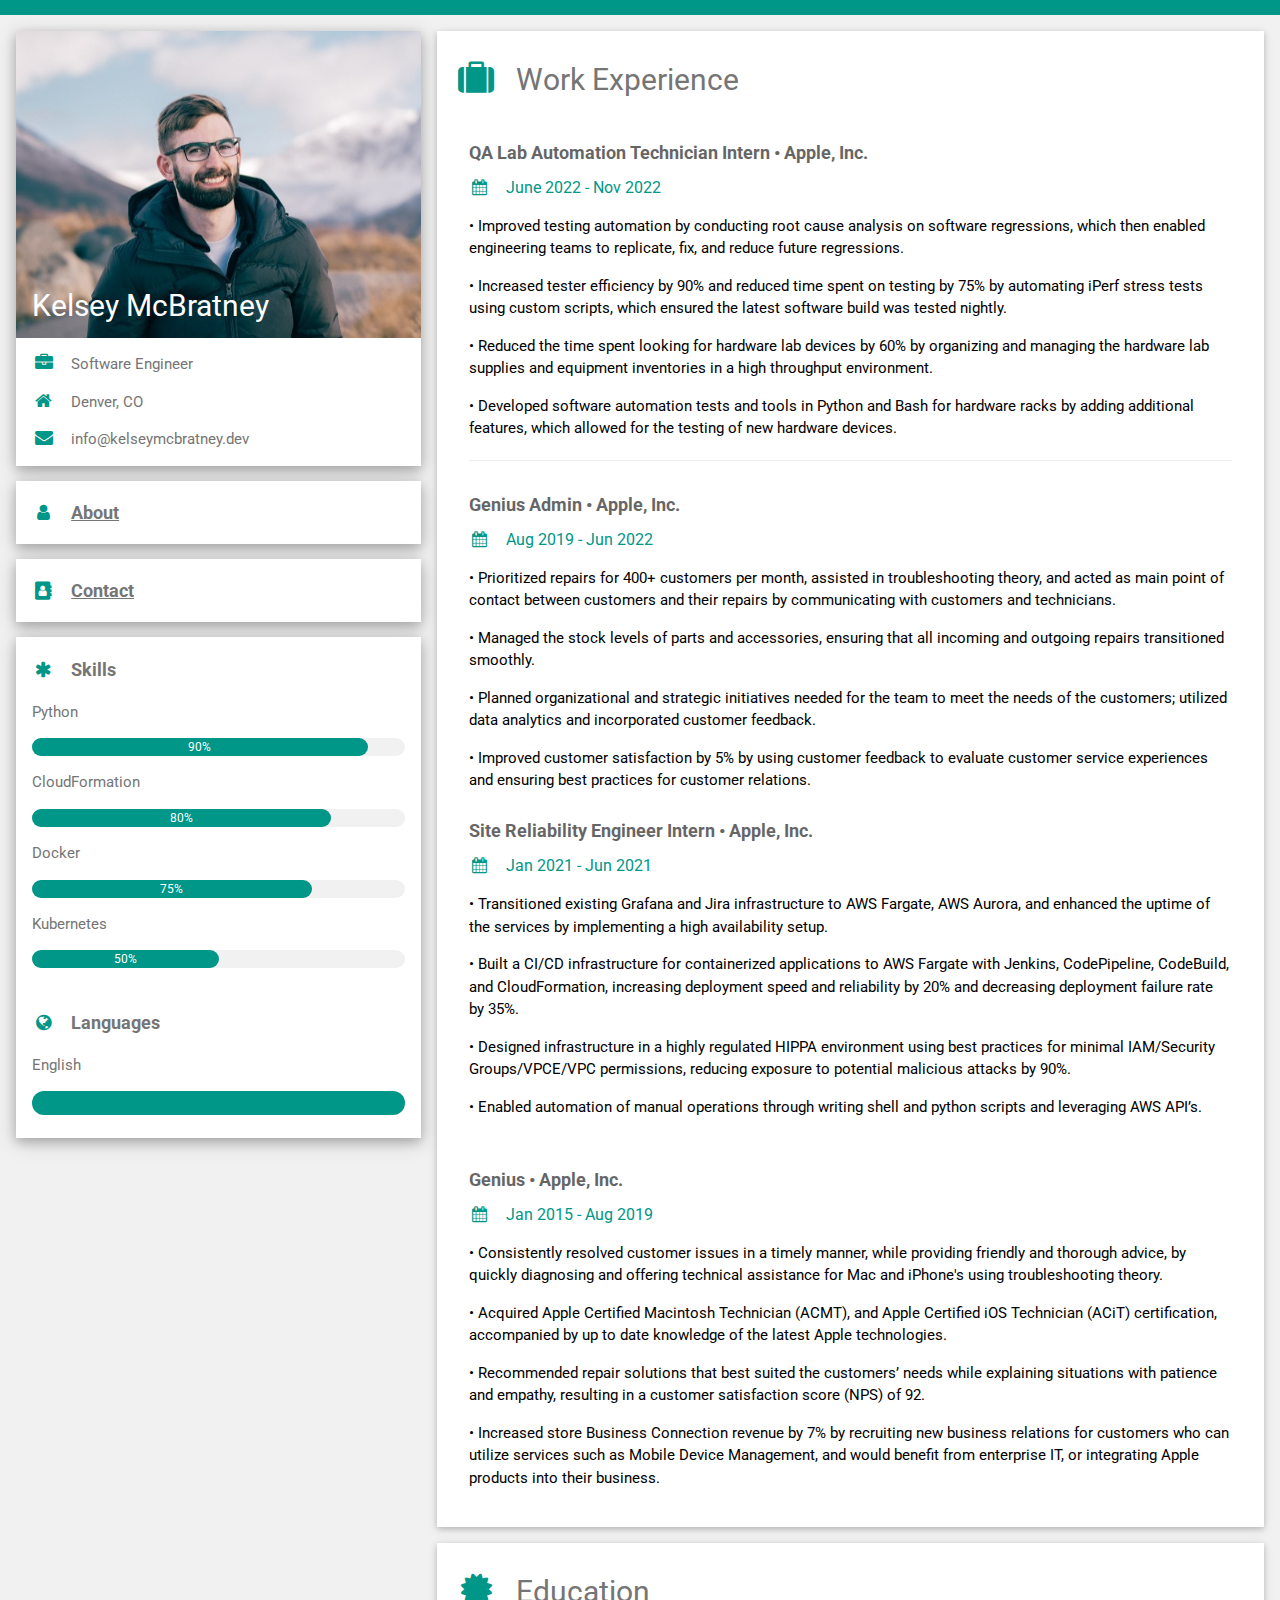
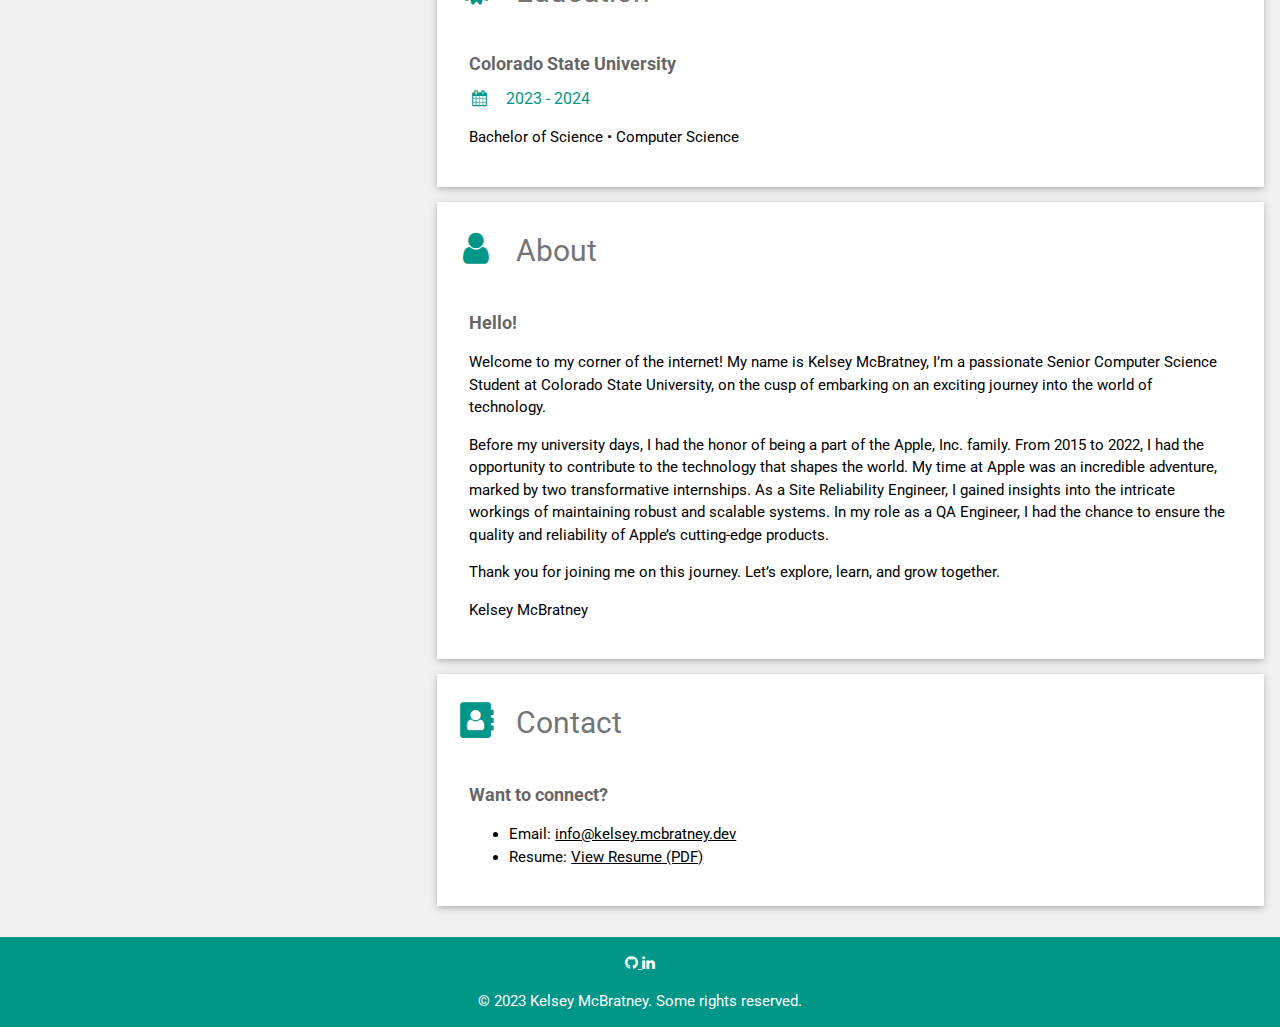
<file: src/index.html>
<!DOCTYPE html>
<html>

<head>
    <title>Kelsey McBratney's Resume</title>
    <meta charset="UTF-8">
    <meta name="viewport" content="width=device-width, initial-scale=1">
    <link rel="stylesheet" href="w3.css">
    <link rel='stylesheet' href='https://fonts.googleapis.com/css?family=Roboto'>
    <link rel="stylesheet" href="https://cdnjs.cloudflare.com/ajax/libs/font-awesome/4.7.0/css/font-awesome.min.css">
    <style>
        html,
        body,
        h1,
        h2,
        h3,
        h4,
        h5,
        h6 {
            font-family: "Roboto", sans-serif
        }
    </style>
</head>

<body class="w3-light-grey">

    <footer class="w3-container w3-teal w3-center w3-margin-header">
        <p>
		
        </p>
    </footer>

    <!-- Page Container -->
    <div class="w3-content w3-margin-top" style="max-width:1400px;">

        <!-- The Grid -->
        <div class="w3-row-padding">

            <!-- Left Column -->
            <div class="w3-third">

                <div class="w3-white w3-text-grey w3-card-4">
                    <div class="w3-display-container">
                        <img src="avatar.jpg" style="width:100%" alt="Avatar">
                        <div class="w3-display-bottomleft w3-container w3-text-white">
                            <h2>Kelsey McBratney</h2>
                        </div>
                    </div>
                    <div class="w3-container">
                        <p><i class="fa fa-briefcase fa-fw w3-margin-right w3-large w3-text-teal"></i>Software Engineer</p>
                        <p><i class="fa fa-home fa-fw w3-margin-right w3-large w3-text-teal"></i>Denver, CO</p>
                        <p><i class="fa fa-envelope fa-fw w3-margin-right w3-large w3-text-teal"></i>info@kelseymcbratney.dev</p>     
                    </div>
                </div><p>
				
				
				<div class="w3-white w3-text-grey w3-card-4">
                    <div class="w3-container">
                        <p class="w3-large"><b><i class="fa fa-user fa-fw w3-margin-right w3-text-teal"><a href="#About"></i>About</b></a></p>
                    </div>

					
					
					
                </div><p>
				<div class="w3-white w3-text-grey w3-card-4">
                    <div class="w3-container">
                        <p class="w3-large"><b><i class="fa fa-address-book fa-fw w3-margin-right w3-text-teal"><a href="#Contact"></i>Contact</b></a></p>
                    </div>

					
					
					
                </div><p>
				
				<div class="w3-white w3-text-grey w3-card-4">
                    <div class="w3-container">
						
						<p class="w3-large"><b><i class="fa fa-asterisk fa-fw w3-margin-right w3-text-teal"></i>Skills</b></p>
                        <p>Python</p>
                        <div class="w3-light-grey w3-round-xlarge w3-small">
                            <div class="w3-container w3-center w3-round-xlarge w3-teal" style="width:90%">90%</div>
                        </div>
                        <p>CloudFormation</p>
                        <div class="w3-light-grey w3-round-xlarge w3-small">
                            <div class="w3-container w3-center w3-round-xlarge w3-teal" style="width:80%">
                                <div class="w3-center w3-text-white">80%</div>
                            </div>
                        </div>
                        <p>Docker</p>
                        <div class="w3-light-grey w3-round-xlarge w3-small">
                            <div class="w3-container w3-center w3-round-xlarge w3-teal" style="width:75%">75%</div>
                        </div>
                        <p>Kubernetes</p>
                        <div class="w3-light-grey w3-round-xlarge w3-small">
                            <div class="w3-container w3-center w3-round-xlarge w3-teal" style="width:50%">50%</div>
                        </div>
                        <br>

                        <p class="w3-large w3-text-theme"><b><i class="fa fa-globe fa-fw w3-margin-right w3-text-teal"></i>Languages</b></p>
                        <p>English</p>
                        <div class="w3-light-grey w3-round-xlarge">
                            <div class="w3-round-xlarge w3-teal" style="height:24px;width:100%"></div>
                        </div>
						<br>
                    </div>
					
					
					
                </div><br>

                <!-- End Left Column -->
            </div>
			
			

            <!-- Right Column -->
            <div class="w3-twothird">

                <div class="w3-container w3-card w3-white w3-margin-bottom">
                    <h2 class="w3-text-grey w3-padding-16"><i class="fa fa-suitcase fa-fw w3-margin-right w3-xxlarge w3-text-teal"></i>Work Experience</h2>
                    <div class="w3-container">
                        <h5 class="w3-opacity"><b>QA Lab Automation Technician Intern • Apple, Inc.</b></h5>
                        <h6 class="w3-text-teal"><i class="fa fa-calendar fa-fw w3-margin-right"></i>June 2022 - Nov 2022</h6>
                        <p>• Improved testing automation by conducting root cause analysis on software regressions, which then enabled engineering teams to replicate, fix, and reduce future regressions.</p>
                        <p>• Increased tester efficiency by 90% and reduced time spent on testing by 75% by automating iPerf stress tests using custom scripts, which ensured the latest software build was tested nightly.</p>
                        <p>• Reduced the time spent looking for hardware lab devices by 60% by organizing and managing the hardware lab supplies and equipment inventories in a high throughput environment.</p>
                        <p>• Developed software automation tests and tools in Python and Bash for hardware racks by adding additional features, which allowed for the testing of new hardware devices.</p>
                        <hr>
                    </div>
                    <div class="w3-container">
                        <h5 class="w3-opacity"><b>Genius Admin • Apple, Inc.</b></h5>
                        <h6 class="w3-text-teal"><i class="fa fa-calendar fa-fw w3-margin-right"></i>Aug 2019 - Jun 2022</h6>
                        <p>• Prioritized repairs for 400+ customers per month, assisted in troubleshooting theory, and acted as main point of contact between customers and their repairs by communicating with customers and technicians.</p>
                        <p>• Managed the stock levels of parts and accessories, ensuring that all incoming and outgoing repairs transitioned smoothly.</p>
                        <p>• Planned organizational and strategic initiatives needed for the team to meet the needs of the customers; utilized data analytics and incorporated customer feedback.</p>
                        <p>• Improved customer satisfaction by 5% by using customer feedback to evaluate customer service experiences and ensuring best practices for customer relations.</p>
                    </div>
                    <div class="w3-container">
                        <h5 class="w3-opacity"><b>Site Reliability Engineer Intern • Apple, Inc.</b></h5>
                        <h6 class="w3-text-teal"><i class="fa fa-calendar fa-fw w3-margin-right"></i>Jan 2021 - Jun 2021</h6>
                        <p>• Transitioned existing Grafana and Jira infrastructure to AWS Fargate, AWS Aurora, and enhanced the uptime of the services by implementing
                            a high availability setup.
                        <p>• Built a CI/CD infrastructure for containerized applications to AWS Fargate with Jenkins, CodePipeline, CodeBuild, and CloudFormation,
                            increasing deployment speed and reliability by 20% and decreasing deployment failure rate by 35%.</p>
                        <p>• Designed infrastructure in a highly regulated HIPPA environment using best practices for minimal IAM/Security Groups/VPCE/VPC
                            permissions, reducing exposure to potential malicious attacks by 90%.</p>
                        <p>• Enabled automation of manual operations through writing shell and python scripts and leveraging AWS API’s.</p><br>
                    </div>
                    <div class="w3-container">
                        <h5 class="w3-opacity"><b>Genius • Apple, Inc.</b></h5>
                        <h6 class="w3-text-teal"><i class="fa fa-calendar fa-fw w3-margin-right"></i>Jan 2015 - Aug 2019</h6>
                        <p>• Consistently resolved customer issues in a timely manner, while providing friendly and thorough advice, by quickly diagnosing and offering technical assistance for Mac and iPhone's using troubleshooting theory.</p>
                        <p>• Acquired Apple Certified Macintosh Technician (ACMT), and Apple Certified iOS Technician (ACiT) certification, accompanied by up to date knowledge of the latest Apple technologies.</p>
                        <p>• Recommended repair solutions that best suited the customers’ needs while explaining situations with patience and empathy, resulting in a customer satisfaction score (NPS) of 92.</p>
                        <p>• Increased store Business Connection revenue by 7% by recruiting new business relations for customers who can utilize services such as Mobile Device Management, and would benefit from enterprise IT, or integrating Apple products into their business.</p><br>


                    </div>
                </div>

                <div class="w3-container w3-card w3-white">
                    <h2 class="w3-text-grey w3-padding-16"><i class="fa fa-certificate fa-fw w3-margin-right w3-xxlarge w3-text-teal"></i>Education</h2>
                    <div class="w3-container">
                        <h5 class="w3-opacity"><b>Colorado State University</b></h5>
                        <h6 class="w3-text-teal"><i class="fa fa-calendar fa-fw w3-margin-right"></i>2023 - 2024</h6>
                        <p>Bachelor of Science • Computer Science</p><br>
                    </div>
                </div><p>

				<div id="About" class="w3-container w3-card w3-white">
                    <h2 class="w3-text-grey w3-padding-16"><i class="fa fa-user fa-fw w3-margin-right w3-xxlarge w3-text-teal"></i>About</h2>
                    <div class="w3-container">
                        <h5 class="w3-opacity"><b>Hello!</b></h5>
                        <p>Welcome to my corner of the internet! My name is Kelsey McBratney, I’m a passionate Senior Computer Science Student at Colorado State University, on the cusp of embarking on an exciting journey into the world of technology.</p>
						<p>Before my university days, I had the honor of being a part of the Apple, Inc. family. From 2015 to 2022, I had the opportunity to contribute to the technology that shapes the world. My time at Apple was an incredible adventure, marked by two transformative internships. As a Site Reliability Engineer, I gained insights into the intricate workings of maintaining robust and scalable systems. In my role as a QA Engineer, I had the chance to ensure the quality and reliability of Apple’s cutting-edge products.</p>
						<p>Thank you for joining me on this journey. Let’s explore, learn, and grow together.</p>

						<p>		Kelsey McBratney</p><br>
					</div>
					
                </div><p>
				
				<div id="Contact" class="w3-container w3-card w3-white">
                    <h2 class="w3-text-grey w3-padding-16"><i class="fa fa-address-book fa-fw w3-margin-right w3-xxlarge w3-text-teal"></i>Contact</h2>
                    <div class="w3-container">
                        <h5 class="w3-opacity"><b>Want to connect?</b></h5>
						<ul>
							<li>Email: <a href="mailto:info@kelsey.mcbratney.dev">info@kelsey.mcbratney.dev</a></li>
							<li>Resume: <a href="https://cloud.kelseymcbratney.dev/s/EcTyw4ftya5MBx9" target="_blank" id="resumeLink">View Resume (PDF)</a></li>
						</ul>
                        <p></p><br>
                    </div>
                </div><p>

                <!-- End Right Column -->
            </div>

            <!-- End Grid -->
        </div>

        <!-- End Page Container -->
    </div>

    <footer class="w3-container w3-teal w3-center w3-margin-top">
        <p>
            <a href="https://github.com/kelseymcbratney" target="_blank">
                <i class="fa fa-github w3-hover-opacity"></i>
            </a>
            <a href="https://www.linkedin.com/in/kelseymcbratney" target="_blank">
                <i class="fa fa-linkedin w3-hover-opacity"></i>
            </a>
        </p>
        <p>© 2023 Kelsey McBratney. Some rights reserved.</p>
    </footer>


</body>

</html>
</file>
